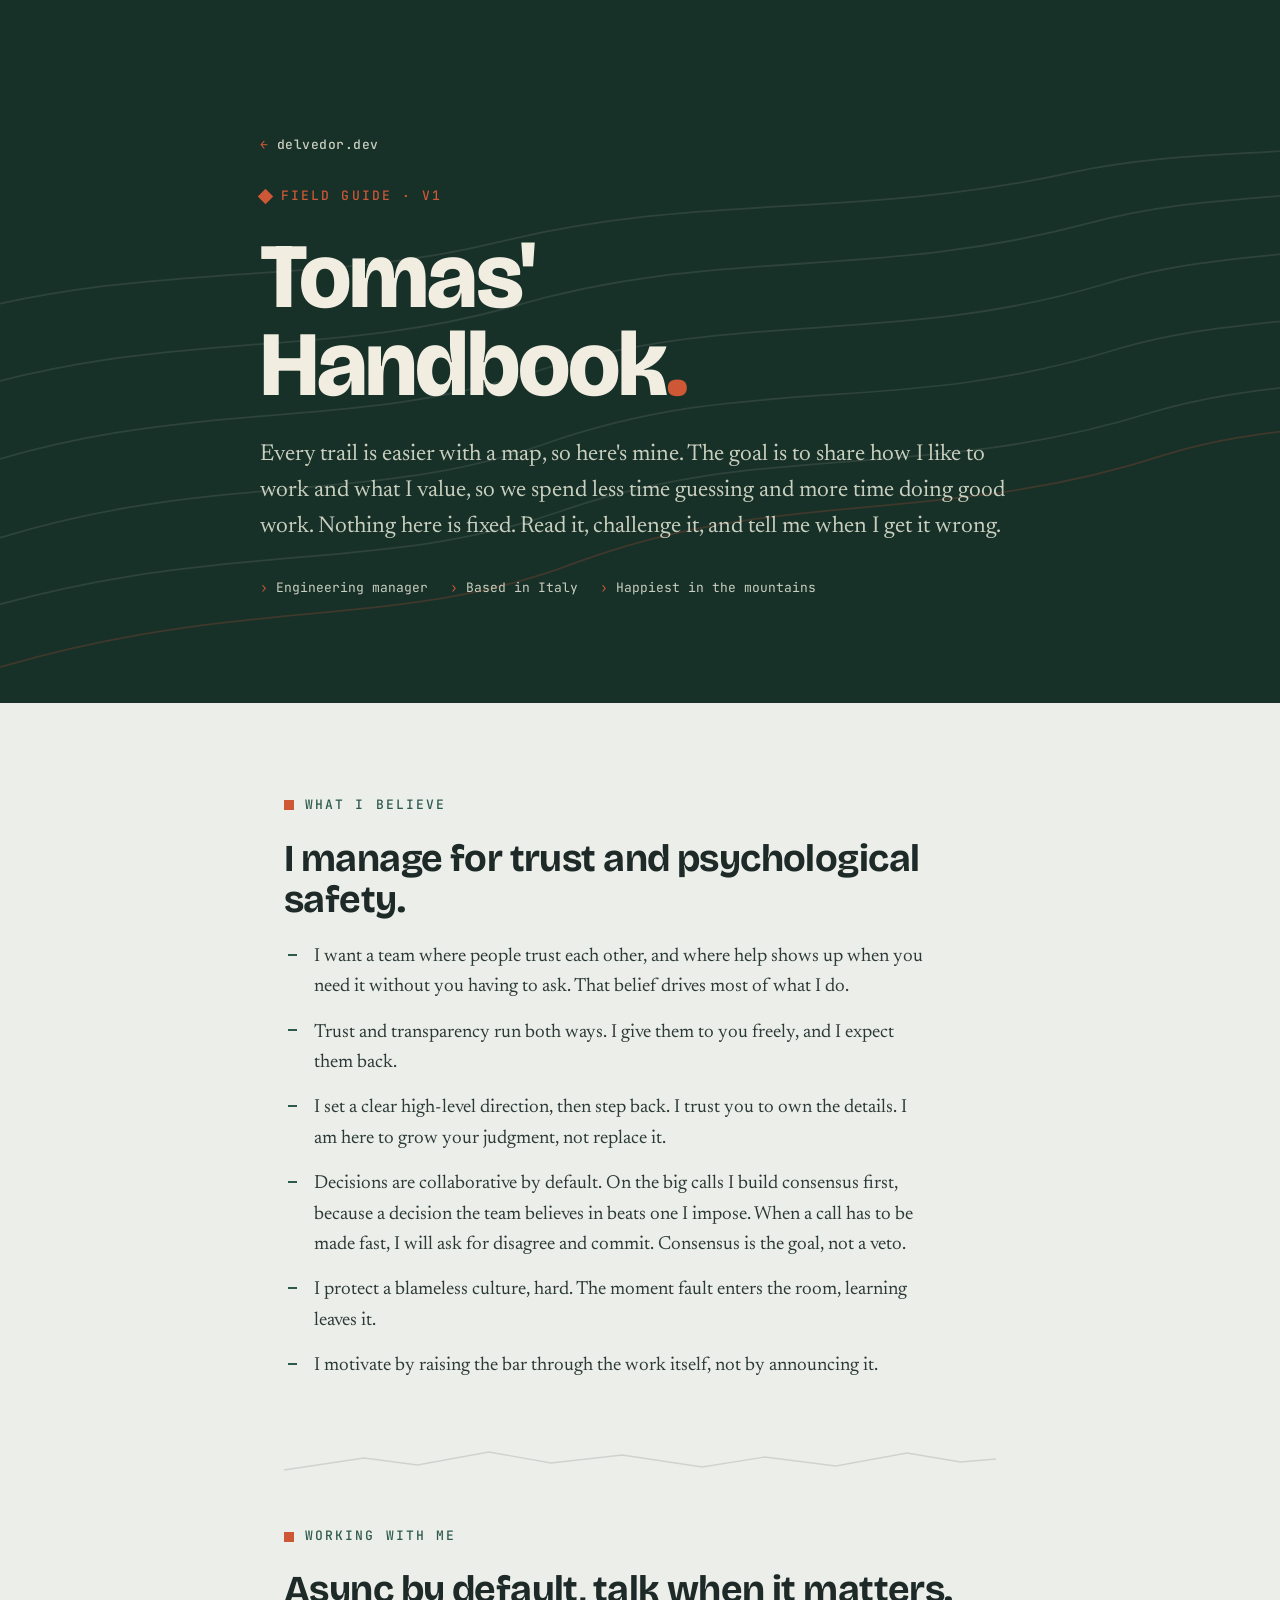
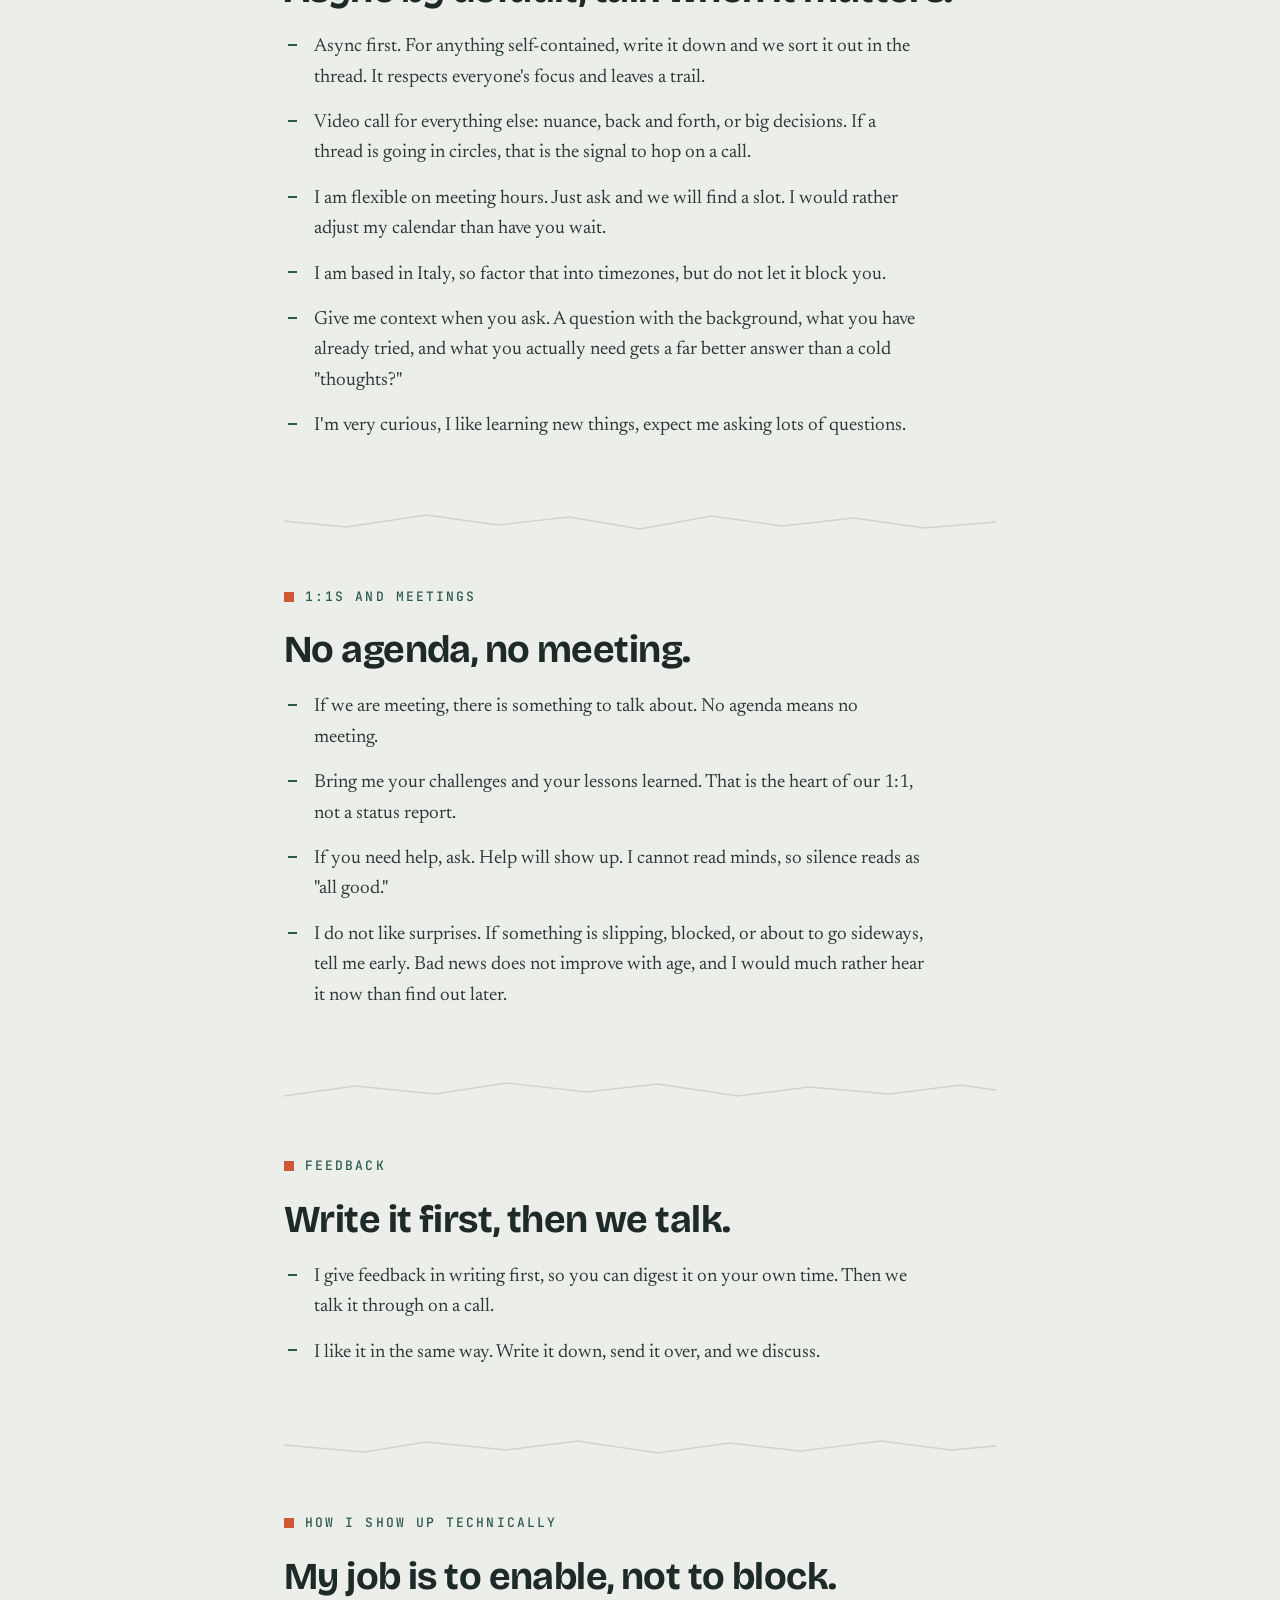
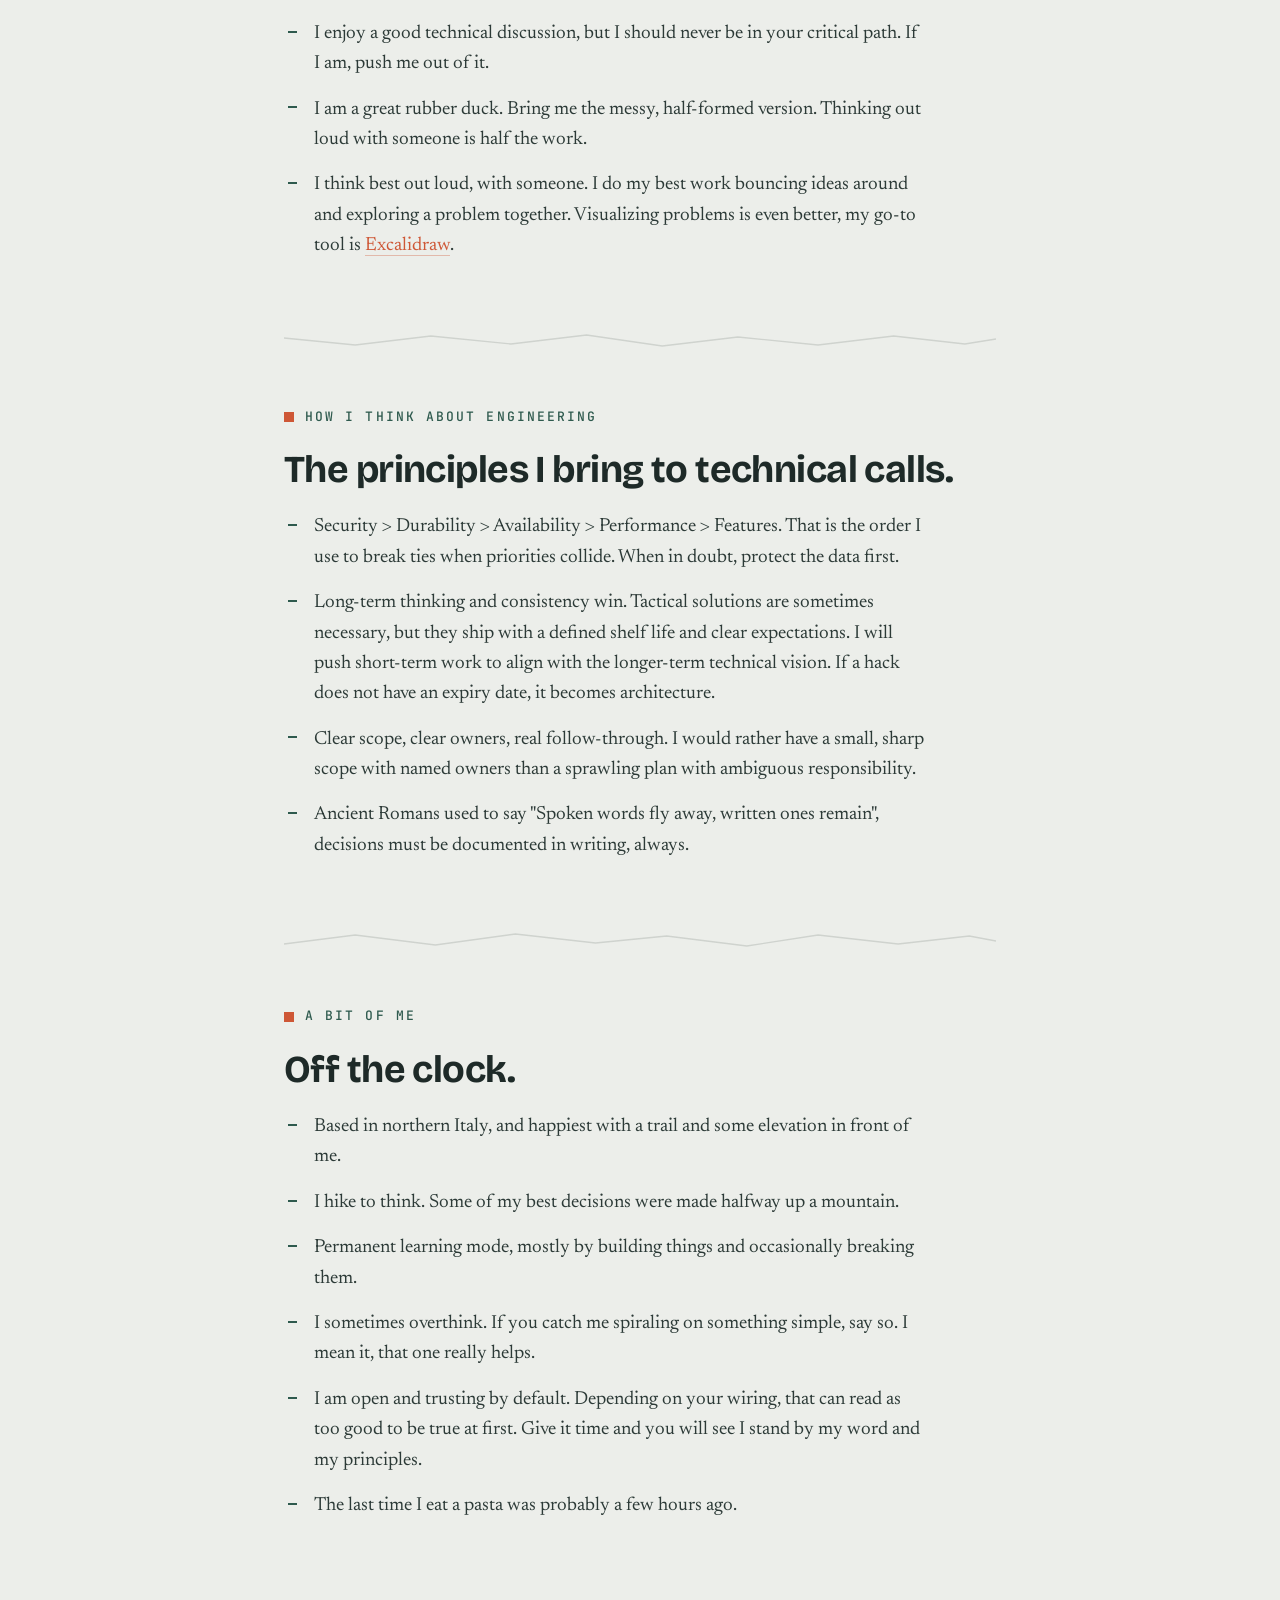
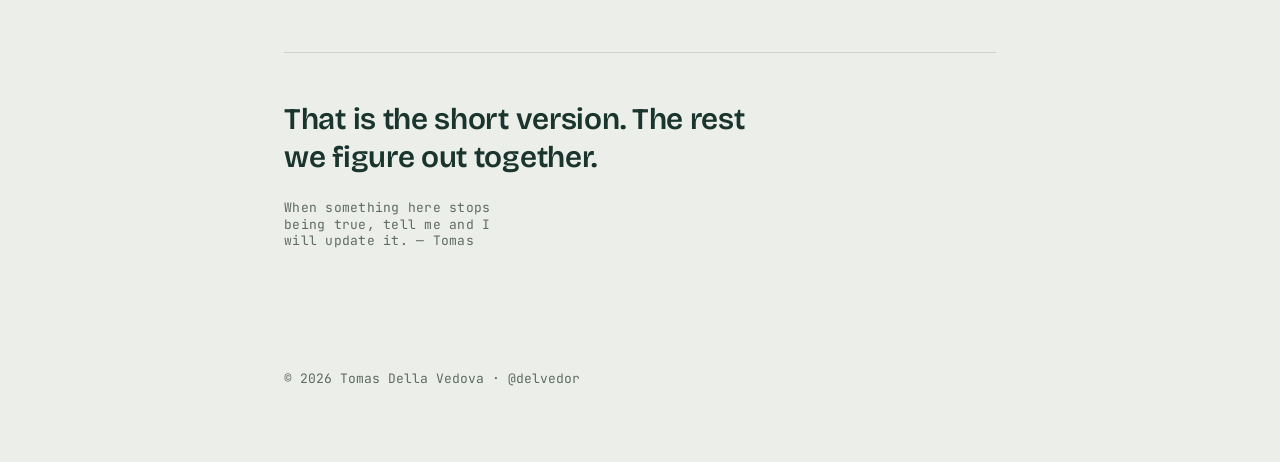
<file: handbook.html>
<!DOCTYPE html>
<html lang="en">
<head>
<meta charset="UTF-8">
<meta name="viewport" content="width=device-width, initial-scale=1.0">
<title>Tomas' Handbook</title>
<link rel="preconnect" href="https://fonts.googleapis.com">
<link rel="preconnect" href="https://fonts.gstatic.com" crossorigin>
<link href="https://fonts.googleapis.com/css2?family=Bricolage+Grotesque:opsz,wght@12..96,600;12..96,700;12..96,800&family=Newsreader:opsz,wght@6..72,400;6..72,500;6..72,600&family=JetBrains+Mono:wght@400;500;600&display=swap" rel="stylesheet">
<style>
  :root {
    --paper: #ECEEEA;
    --paper-2: #E4E7E1;
    --ink: #1E2A28;
    --stone: #5E6A64;
    --pine: #2E5A4E;
    --pine-deep: #1A352D;
    --pine-hero: #173028;
    --cream: #F1EDE1;
    --cream-dim: #C9CFBF;
    --blaze: #CE5736;
    --line: rgba(30,42,40,0.14);
    --line-soft: rgba(30,42,40,0.08);

    --display: "Bricolage Grotesque", system-ui, sans-serif;
    --body: "Newsreader", Georgia, serif;
    --mono: "JetBrains Mono", ui-monospace, monospace;
  }

  * { box-sizing: border-box; margin: 0; padding: 0; }

  html { scroll-behavior: smooth; }
  @media (prefers-reduced-motion: reduce) {
    html { scroll-behavior: auto; }
  }

  body {
    background: var(--paper);
    color: var(--ink);
    font-family: var(--body);
    font-size: 19px;
    line-height: 1.6;
    -webkit-font-smoothing: antialiased;
  }

  a { color: var(--blaze); text-decoration: none; border-bottom: 1px solid rgba(206,87,54,0.35); }
  a:hover { border-bottom-color: var(--blaze); }
  a:focus-visible { outline: 2px solid var(--blaze); outline-offset: 3px; border-radius: 2px; }

  /* ---------- HERO ---------- */
  .hero {
    position: relative;
    background: var(--pine-hero);
    color: var(--cream);
    overflow: hidden;
    padding: clamp(64px, 12vw, 130px) 24px clamp(56px, 9vw, 104px);
  }
  .hero__contours {
    position: absolute;
    inset: 0;
    width: 100%;
    height: 100%;
    pointer-events: none;
  }
  .hero__inner {
    position: relative;
    max-width: 760px;
    margin: 0 auto;
  }
  .backlink {
    font-family: var(--mono);
    font-size: 13px;
    font-weight: 500;
    letter-spacing: 0.04em;
    color: var(--cream-dim);
    border: none;
    display: inline-flex;
    align-items: center;
    gap: 8px;
    margin-bottom: 30px;
  }
  .backlink:hover { color: var(--cream); border: none; }
  .backlink:focus-visible { outline: 2px solid var(--blaze); outline-offset: 3px; border-radius: 2px; }
  .backlink__arrow { color: var(--blaze); transition: transform .25s ease; }
  .backlink:hover .backlink__arrow { transform: translateX(-4px); }
  @media (prefers-reduced-motion: reduce) { .backlink:hover .backlink__arrow { transform: none; } }
  .eyebrow {
    font-family: var(--mono);
    font-size: 13px;
    font-weight: 500;
    letter-spacing: 0.16em;
    text-transform: uppercase;
  }
  .hero .eyebrow {
    color: var(--blaze);
    display: flex;
    align-items: center;
    gap: 10px;
    margin-bottom: 26px;
  }
  .hero .eyebrow::before {
    content: "";
    width: 11px; height: 11px;
    background: var(--blaze);
    display: inline-block;
    transform: rotate(45deg);
  }
  .hero h1 {
    font-family: var(--display);
    font-weight: 800;
    font-size: clamp(46px, 11vw, 92px);
    line-height: 0.96;
    letter-spacing: -0.02em;
    color: var(--cream);
  }
  .hero h1 em {
    font-style: normal;
    color: var(--blaze);
  }
  .hero__lede {
    margin-top: 28px;
    font-size: clamp(19px, 2.6vw, 23px);
    line-height: 1.55;
    max-width: 58ch;
    color: var(--cream-dim);
  }
  .hero__lede strong { color: var(--cream); font-weight: 600; }
  .hero__meta {
    margin-top: 34px;
    display: flex;
    flex-wrap: wrap;
    gap: 10px 22px;
    font-family: var(--mono);
    font-size: 13px;
    color: var(--cream-dim);
  }
  .hero__meta span { display: inline-flex; align-items: center; gap: 8px; }
  .hero__meta span::before { content: "›"; color: var(--blaze); }

  /* ---------- BODY ---------- */
  main {
    max-width: 760px;
    margin: 0 auto;
    padding: clamp(48px, 8vw, 92px) 24px clamp(64px, 10vw, 120px);
  }

  .section { padding: clamp(34px, 5vw, 52px) 0; }
  .section:first-child { padding-top: 0; }

  .section__label {
    color: var(--pine);
    display: flex;
    align-items: center;
    gap: 11px;
    margin-bottom: 22px;
  }
  .section__label::before {
    content: "";
    width: 10px; height: 10px;
    background: var(--blaze);
    display: inline-block;
  }
  .section h2 {
    font-family: var(--display);
    font-weight: 700;
    font-size: clamp(27px, 4.4vw, 38px);
    line-height: 1.08;
    letter-spacing: -0.015em;
    margin-bottom: 22px;
    color: var(--ink);
  }
  .section > p {
    max-width: 64ch;
    margin-bottom: 14px;
    color: #2c3a37;
  }

  ul.points {
    list-style: none;
    max-width: 64ch;
  }
  ul.points li {
    position: relative;
    padding-left: 30px;
    margin-bottom: 15px;
    color: #2c3a37;
  }
  ul.points li::before {
    content: "";
    position: absolute;
    left: 4px;
    top: 0.62em;
    width: 9px;
    height: 2px;
    background: var(--pine);
  }
  ul.points li strong { font-weight: 600; color: var(--ink); }

  /* ---------- RIDGELINE DIVIDER ---------- */
  .ridge {
    display: block;
    width: 100%;
    height: 26px;
    color: var(--line);
  }
  .ridge svg { display: block; width: 100%; height: 100%; }

  /* ---------- CLOSER ---------- */
  .closer {
    margin-top: clamp(40px, 6vw, 64px);
    padding-top: clamp(34px, 5vw, 48px);
    border-top: 1px solid var(--line);
  }
  .closer p {
    font-family: var(--display);
    font-weight: 600;
    font-size: clamp(22px, 3.4vw, 30px);
    line-height: 1.25;
    letter-spacing: -0.01em;
    max-width: 26ch;
    color: var(--pine-deep);
  }
  .closer .signoff {
    font-family: var(--mono);
    font-size: 13px;
    color: var(--stone);
    margin-top: 24px;
    font-weight: 400;
    letter-spacing: 0.02em;
  }

  /* ---------- FOOTER ---------- */
  footer { max-width: 760px; margin: 0 auto; padding: 0 24px clamp(48px, 7vw, 72px); }
  footer p { font-family: var(--mono); font-size: 13px; color: var(--stone); }

  /* ---------- REVEAL ---------- */
  .reveal { opacity: 0; transform: translateY(16px); transition: opacity .6s ease, transform .6s ease; }
  .reveal.in { opacity: 1; transform: none; }
  @media (prefers-reduced-motion: reduce) {
    .reveal { opacity: 1; transform: none; transition: none; }
  }

  @media (max-width: 600px) {
    body { font-size: 18px; }
    main { padding-left: 20px; padding-right: 20px; }
    .hero { padding-left: 20px; padding-right: 20px; }
  }
</style>
</head>
<body>

  <header class="hero">
    <svg class="hero__contours" viewBox="0 0 800 460" preserveAspectRatio="xMidYMid slice" aria-hidden="true">
      <g fill="none" stroke="#F1EDE1" stroke-width="1.1" opacity="0.10">
        <path d="M-40,360 C120,300 220,330 340,288 C470,242 560,272 700,228 C760,210 820,214 860,200"/>
        <path d="M-40,400 C130,344 230,372 350,330 C480,285 580,312 720,268 C780,250 830,254 870,240"/>
        <path d="M-40,310 C110,256 210,282 330,244 C460,202 555,228 690,188 C755,168 815,172 860,160"/>
        <path d="M-40,260 C100,214 200,236 320,202 C450,164 545,186 680,150 C745,132 805,136 855,126"/>
        <path d="M-40,210 C95,172 195,190 310,162 C440,130 535,148 670,118 C735,104 800,108 850,100"/>
      </g>
      <g fill="none" stroke="#CE5736" stroke-width="1.1" opacity="0.22">
        <path d="M-40,440 C140,378 240,408 360,362 C490,314 590,340 730,294 C790,276 840,280 880,266"/>
      </g>
    </svg>
    <div class="hero__inner">
      <a class="backlink" href="https://delvedor.dev/"><span class="backlink__arrow">←</span> delvedor.dev</a>
      <div class="eyebrow">Field guide · v1</div>
      <h1>Tomas'<br>Handbook<em>.</em></h1>
      <p class="hero__lede">Every trail is easier with a map, so here's mine. The goal is to share how I like to work and what I value, so we spend less time guessing and more time doing good work. Nothing here is fixed. Read it, challenge it, and tell me when I get it wrong.</p>
      <div class="hero__meta">
        <span>Engineering manager</span>
        <span>Based in Italy</span>
        <span>Happiest in the mountains</span>
      </div>
    </div>
  </header>

  <main>

    <section class="section reveal">
      <div class="eyebrow section__label">What I believe</div>
      <h2>I manage for trust and psychological safety.</h2>
      <ul class="points">
        <li>I want a team where people trust each other, and where help shows up when you need it without you having to ask. That belief drives most of what I do.</li>
        <li>Trust and transparency run both ways. I give them to you freely, and I expect them back.</li>
        <li>I set a clear high-level direction, then step back. I trust you to own the details. I am here to grow your judgment, not replace it.</li>
        <li>Decisions are collaborative by default. On the big calls I build consensus first, because a decision the team believes in beats one I impose. When a call has to be made fast, I will ask for disagree and commit. Consensus is the goal, not a veto.</li>
        <li>I protect a blameless culture, hard. The moment fault enters the room, learning leaves it.</li>
        <li>I motivate by raising the bar through the work itself, not by announcing it.</li>
      </ul>
    </section>

    <div class="ridge reveal" aria-hidden="true">
      <svg viewBox="0 0 800 26" preserveAspectRatio="none"><polyline points="0,22 90,10 150,17 230,4 300,15 380,7 470,19 540,9 620,18 700,5 760,14 800,11" fill="none" stroke="currentColor" stroke-width="1.4"/></svg>
    </div>

    <section class="section reveal">
      <div class="eyebrow section__label">Working with me</div>
      <h2>Async by default, talk when it matters.</h2>
      <ul class="points">
        <li>Async first. For anything self-contained, write it down and we sort it out in the thread. It respects everyone's focus and leaves a trail.</li>
        <li>Video call for everything else: nuance, back and forth, or big decisions. If a thread is going in circles, that is the signal to hop on a call.</li>
        <li>I am flexible on meeting hours. Just ask and we will find a slot. I would rather adjust my calendar than have you wait.</li>
        <li>I am based in Italy, so factor that into timezones, but do not let it block you.</li>
        <li>Give me context when you ask. A question with the background, what you have already tried, and what you actually need gets a far better answer than a cold "thoughts?"</li>
        <li>I'm very curious, I like learning new things, expect me asking lots of questions.</li>
      </ul>
    </section>

    <div class="ridge reveal" aria-hidden="true">
      <svg viewBox="0 0 800 26" preserveAspectRatio="none"><polyline points="0,12 70,18 160,6 240,16 320,8 400,20 480,7 560,17 640,9 720,19 800,13" fill="none" stroke="currentColor" stroke-width="1.4"/></svg>
    </div>

    <section class="section reveal">
      <div class="eyebrow section__label">1:1s and meetings</div>
      <h2>No agenda, no meeting.</h2>
      <ul class="points">
        <li>If we are meeting, there is something to talk about. No agenda means no meeting.</li>
        <li>Bring me your challenges and your lessons learned. That is the heart of our 1:1, not a status report.</li>
        <li>If you need help, ask. Help will show up. I cannot read minds, so silence reads as "all good."</li>
        <li>I do not like surprises. If something is slipping, blocked, or about to go sideways, tell me early. Bad news does not improve with age, and I would much rather hear it now than find out later.</li>
      </ul>
    </section>

    <div class="ridge reveal" aria-hidden="true">
      <svg viewBox="0 0 800 26" preserveAspectRatio="none"><polyline points="0,18 80,8 170,16 250,5 340,14 420,6 510,18 590,9 680,16 760,7 800,12" fill="none" stroke="currentColor" stroke-width="1.4"/></svg>
    </div>

    <section class="section reveal">
      <div class="eyebrow section__label">Feedback</div>
      <h2>Write it first, then we talk.</h2>
      <ul class="points">
        <li>I give feedback in writing first, so you can digest it on your own time. Then we talk it through on a call.</li>
        <li>I like it in the same way. Write it down, send it over, and we discuss.</li>
      </ul>
    </section>

    <div class="ridge reveal" aria-hidden="true">
      <svg viewBox="0 0 800 26" preserveAspectRatio="none"><polyline points="0,10 90,17 160,7 250,15 330,6 420,18 500,8 580,16 670,6 750,15 800,11" fill="none" stroke="currentColor" stroke-width="1.4"/></svg>
    </div>

    <section class="section reveal">
      <div class="eyebrow section__label">How I show up technically</div>
      <h2>My job is to enable, not to block.</h2>
      <ul class="points">
        <li>I enjoy a good technical discussion, but I should never be in your critical path. If I am, push me out of it.</li>
        <li>I am a great rubber duck. Bring me the messy, half-formed version. Thinking out loud with someone is half the work.</li>
        <li>I think best out loud, with someone. I do my best work bouncing ideas around and exploring a problem together. Visualizing problems is even better, my go-to tool is <a href="https://excalidraw.com/" target="_blank">Excalidraw</a>.</li>
      </ul>
    </section>

    <div class="ridge reveal" aria-hidden="true">
      <svg viewBox="0 0 800 26" preserveAspectRatio="none"><polyline points="0,9 80,16 165,7 255,15 340,6 425,17 510,8 600,16 685,7 765,15 800,10" fill="none" stroke="currentColor" stroke-width="1.4"/></svg>
    </div>

    <section class="section reveal">
      <div class="eyebrow section__label">How I think about engineering</div>
      <h2>The principles I bring to technical calls.</h2>
      <ul class="points">
        <li>Security &gt; Durability &gt; Availability &gt; Performance &gt; Features. That is the order I use to break ties when priorities collide. When in doubt, protect the data first.</li>
        <li>Long-term thinking and consistency win. Tactical solutions are sometimes necessary, but they ship with a defined shelf life and clear expectations. I will push short-term work to align with the longer-term technical vision. If a hack does not have an expiry date, it becomes architecture.</li>
        <li>Clear scope, clear owners, real follow-through. I would rather have a small, sharp scope with named owners than a sprawling plan with ambiguous responsibility.</li>
        <li>Ancient Romans used to say "Spoken words fly away, written ones remain", decisions must be documented in writing, always.</li>
      </ul>
    </section>

    <div class="ridge reveal" aria-hidden="true">
      <svg viewBox="0 0 800 26" preserveAspectRatio="none"><polyline points="0,16 80,7 170,17 260,6 350,15 430,8 520,18 600,7 690,16 770,8 800,13" fill="none" stroke="currentColor" stroke-width="1.4"/></svg>
    </div>

    <section class="section reveal">
      <div class="eyebrow section__label">A bit of me</div>
      <h2>Off the clock.</h2>
      <ul class="points">
        <li>Based in northern Italy, and happiest with a trail and some elevation in front of me.</li>
        <li>I hike to think. Some of my best decisions were made halfway up a mountain.</li>
        <li>Permanent learning mode, mostly by building things and occasionally breaking them.</li>
        <li>I sometimes overthink. If you catch me spiraling on something simple, say so. I mean it, that one really helps.</li>
        <li>I am open and trusting by default. Depending on your wiring, that can read as too good to be true at first. Give it time and you will see I stand by my word and my principles.</li>
        <li>The last time I eat a pasta was probably a few hours ago.</li>
      </ul>
    </section>

    <div class="closer reveal">
      <p>That is the short version. The rest we figure out together.</p>
      <p class="signoff">When something here stops being true, tell me and I will update it. — Tomas</p>
    </div>

  </main>

  <footer>
    <p>© <span id="year"></span> Tomas Della Vedova · @delvedor</p>
  </footer>

  <script>
    document.getElementById('year').textContent = new Date().getFullYear();

    (function () {
      var els = document.querySelectorAll('.reveal');
      if (!('IntersectionObserver' in window) || window.matchMedia('(prefers-reduced-motion: reduce)').matches) {
        els.forEach(function (el) { el.classList.add('in'); });
        return;
      }
      var io = new IntersectionObserver(function (entries) {
        entries.forEach(function (e) {
          if (e.isIntersecting) { e.target.classList.add('in'); io.unobserve(e.target); }
        });
      }, { threshold: 0.12, rootMargin: '0px 0px -40px 0px' });
      els.forEach(function (el) { io.observe(el); });
    })();
  </script>

</body>
</html>
</file>
